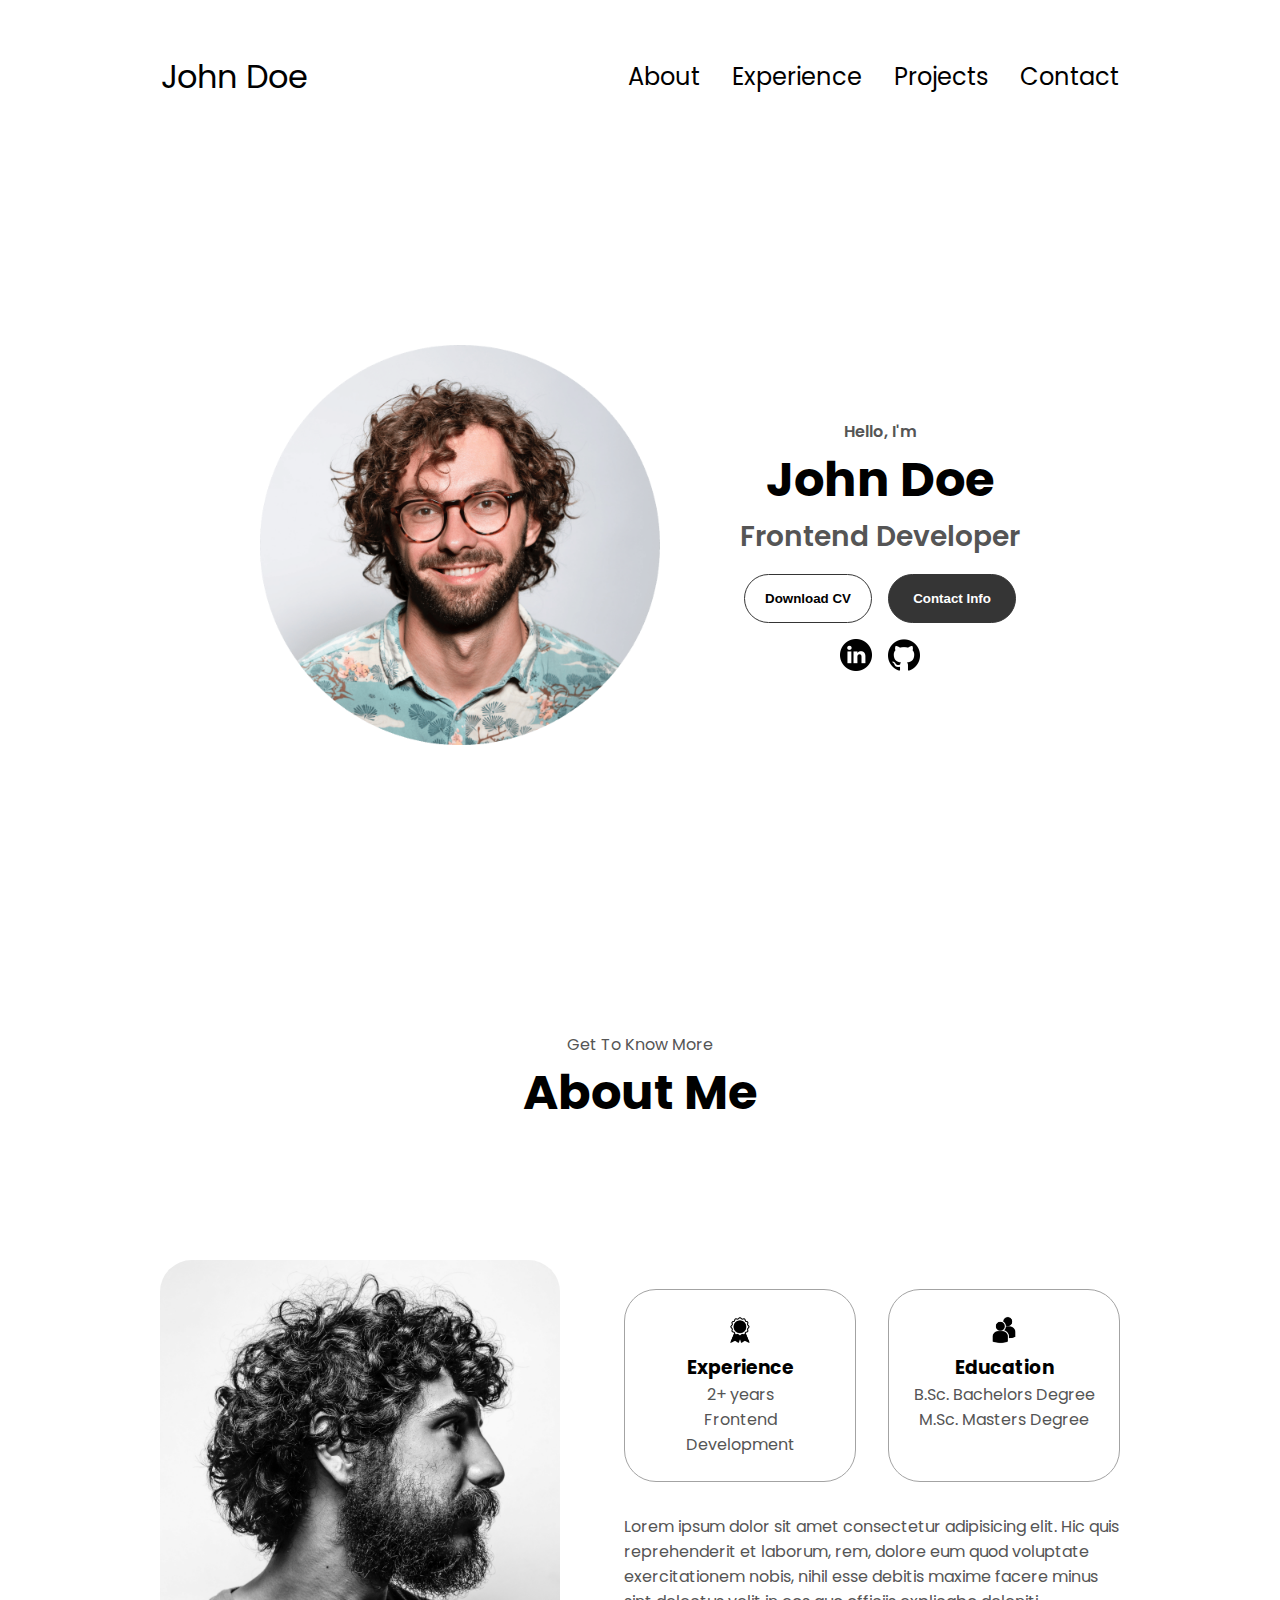
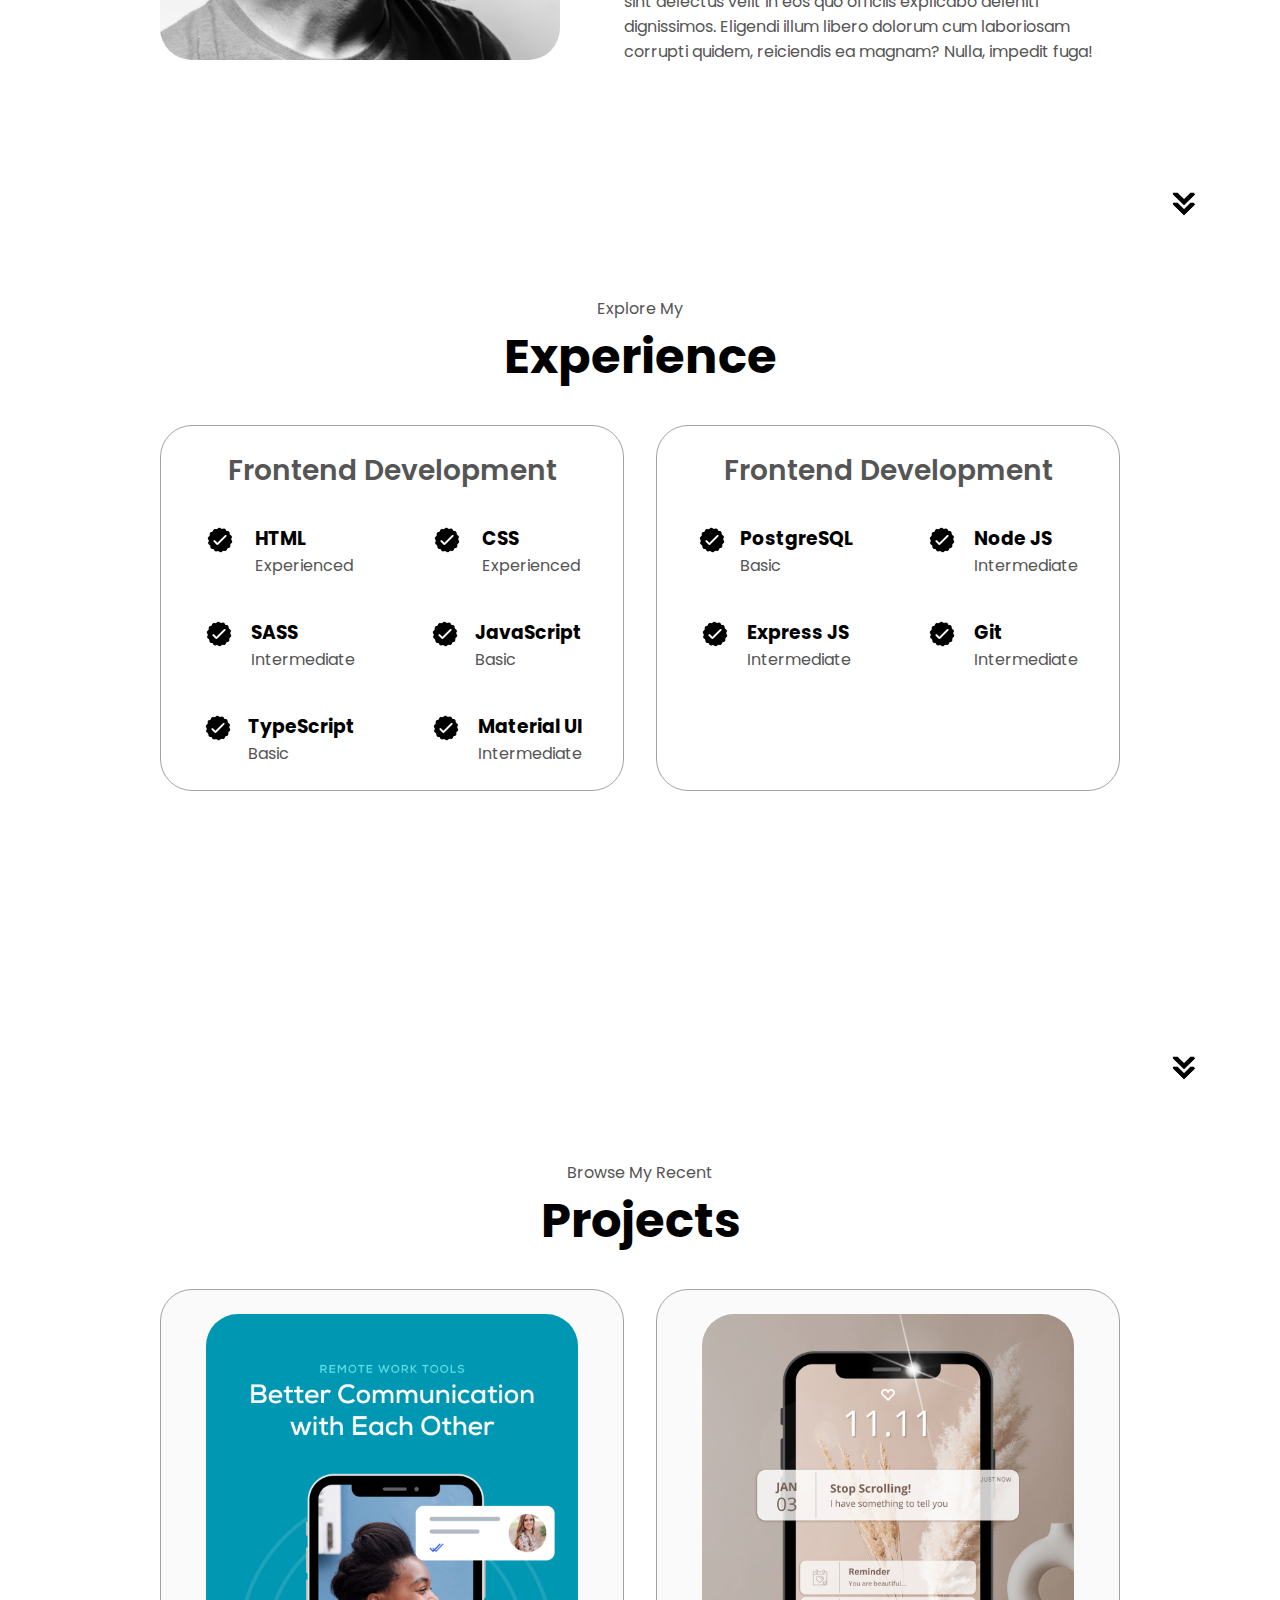
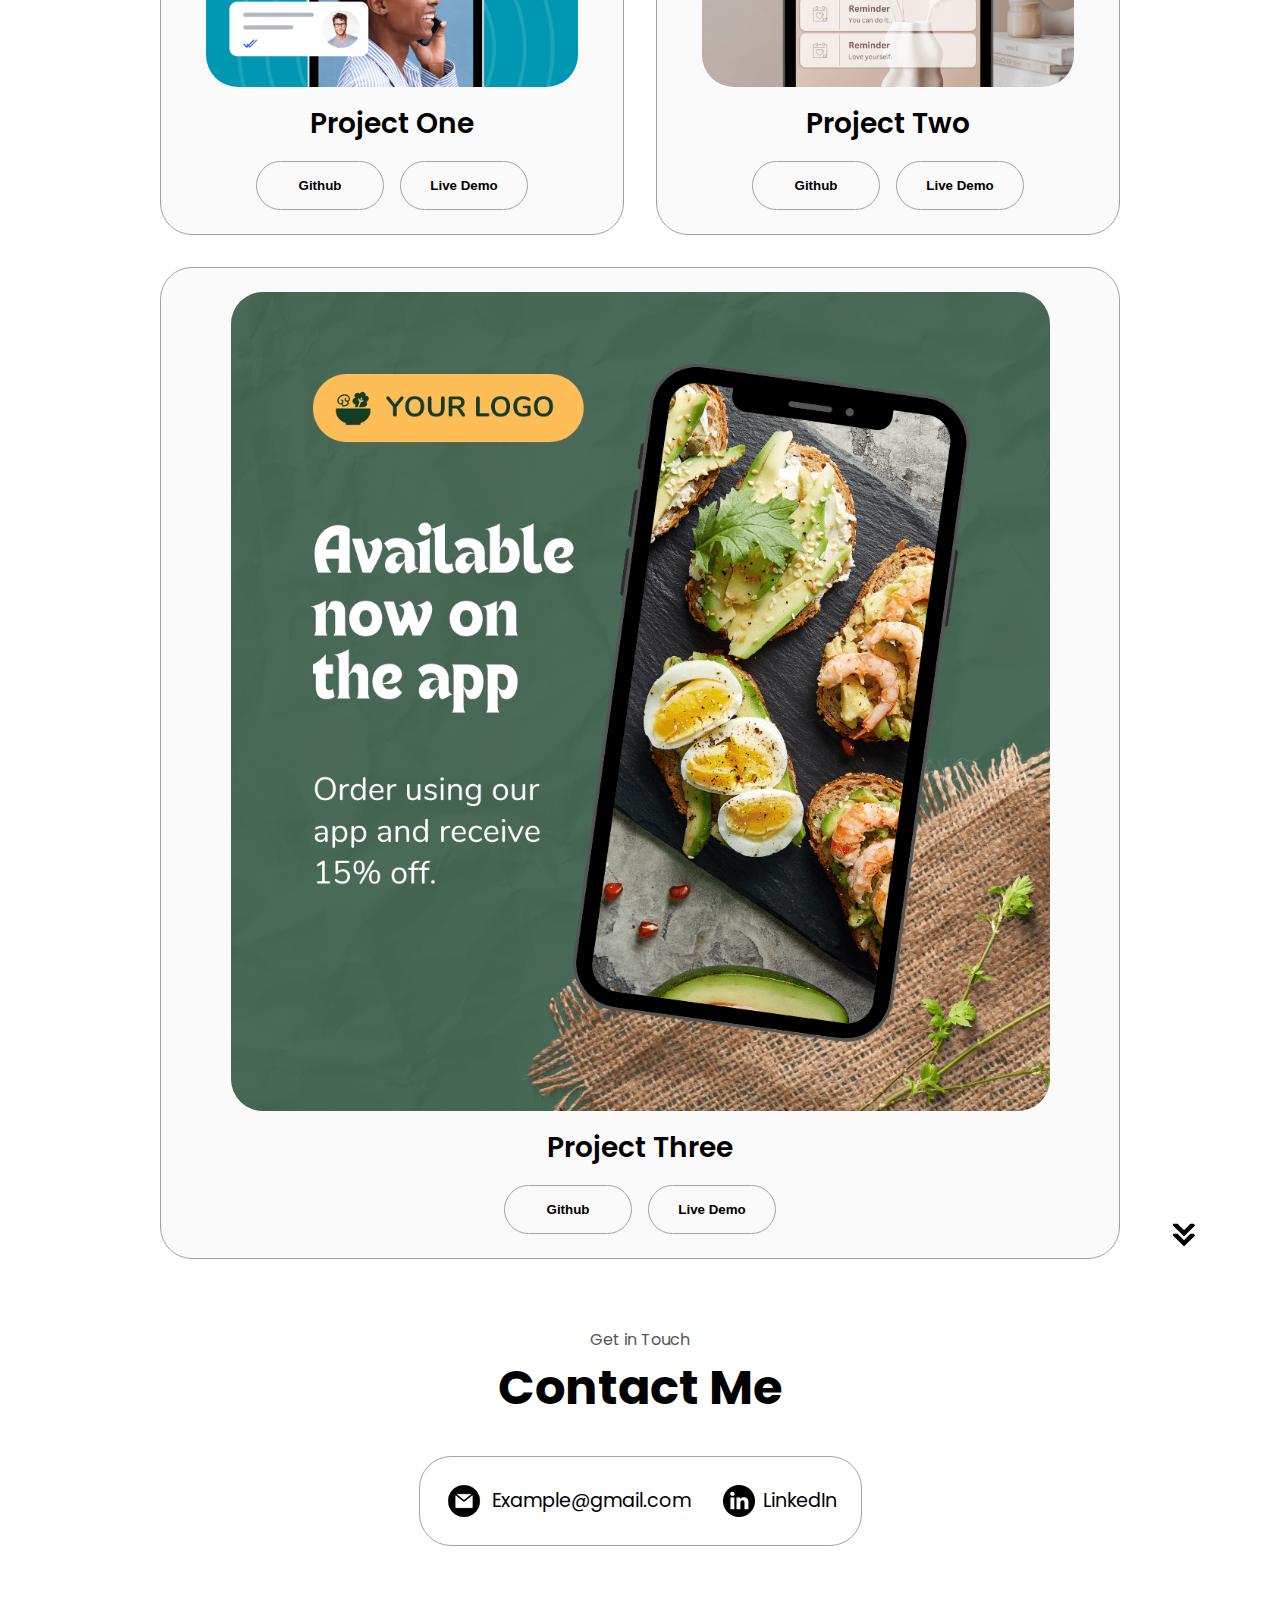
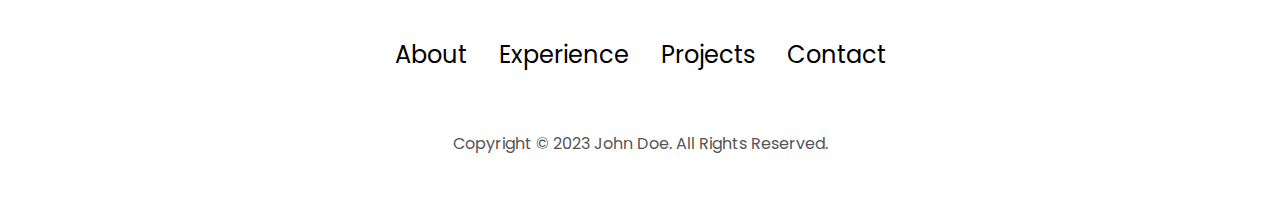
<file: index.html>
<!DOCTYPE html>
<html lang="en">
  <head>
    <meta charset="UTF-8" />
    <meta http-equiv="X-UA-Compatible" content="IE=edge" />
    <meta name="viewport" content="width=device-width, initial-scale=1.0" />
    <title>My Portfolio</title>
    <link rel="stylesheet" href="style.css" />
    <link rel="stylesheet" href="mediaqueries.css" />
  </head>
  <body>
    <nav id="desktop-nav">
      <div class="logo">John Doe</div>
      <div>
        <ul class="nav-links">
          <li><a href="#about">About</a></li>
          <li><a href="#experience">Experience</a></li>
          <li><a href="#projects">Projects</a></li>
          <li><a href="#contact">Contact</a></li>
        </ul>
      </div>
    </nav>
    <nav id="hamburger-nav">
      <div class="logo">John Doe</div>
      <div class="hamburger-menu">
        <div class="hamburger-icon" onclick="toggleMenu()">
          <span></span>
          <span></span>
          <span></span>
        </div>
        <div class="menu-links">
          <li><a href="#about" onclick="toggleMenu()">About</a></li>
          <li><a href="#experience" onclick="toggleMenu()">Experience</a></li>
          <li><a href="#projects" onclick="toggleMenu()">Projects</a></li>
          <li><a href="#contact" onclick="toggleMenu()">Contact</a></li>
        </div>
      </div>
    </nav>
    <section id="profile">
      <div class="section__pic-container">
        <img src="./assets/profile-pic.png" alt="John Doe profile picture" />
      </div>
      <div class="section__text">
        <p class="section__text__p1">Hello, I'm</p>
        <h1 class="title">John Doe</h1>
        <p class="section__text__p2">Frontend Developer</p>
        <div class="btn-container">
          <button
            class="btn btn-color-2"
            onclick="window.open('./assets/resume-example.pdf')"
          >
            Download CV
          </button>
          <button class="btn btn-color-1" onclick="location.href='./#contact'">
            Contact Info
          </button>
        </div>
        <div id="socials-container">
          <img
            src="./assets/linkedin.png"
            alt="My LinkedIn profile"
            class="icon"
            onclick="location.href='https://linkedin.com/'"
          />
          <img
            src="./assets/github.png"
            alt="My Github profile"
            class="icon"
            onclick="location.href='https://github.com/'"
          />
        </div>
      </div>
    </section>
    <section id="about">
      <p class="section__text__p1">Get To Know More</p>
      <h1 class="title">About Me</h1>
      <div class="section-container">
        <div class="section__pic-container">
          <img
            src="./assets/about-pic.png"
            alt="Profile picture"
            class="about-pic"
          />
        </div>
        <div class="about-details-container">
          <div class="about-containers">
            <div class="details-container">
              <img
                src="./assets/experience.png"
                alt="Experience icon"
                class="icon"
              />
              <h3>Experience</h3>
              <p>2+ years <br />Frontend Development</p>
            </div>
            <div class="details-container">
              <img
                src="./assets/education.png"
                alt="Education icon"
                class="icon"
              />
              <h3>Education</h3>
              <p>B.Sc. Bachelors Degree<br />M.Sc. Masters Degree</p>
            </div>
          </div>
          <div class="text-container">
            <p>
              Lorem ipsum dolor sit amet consectetur adipisicing elit. Hic quis
              reprehenderit et laborum, rem, dolore eum quod voluptate
              exercitationem nobis, nihil esse debitis maxime facere minus sint
              delectus velit in eos quo officiis explicabo deleniti dignissimos.
              Eligendi illum libero dolorum cum laboriosam corrupti quidem,
              reiciendis ea magnam? Nulla, impedit fuga!
            </p>
          </div>
        </div>
      </div>
      <img
        src="./assets/arrow.png"
        alt="Arrow icon"
        class="icon arrow"
        onclick="location.href='./#experience'"
      />
    </section>
    <section id="experience">
      <p class="section__text__p1">Explore My</p>
      <h1 class="title">Experience</h1>
      <div class="experience-details-container">
        <div class="about-containers">
          <div class="details-container">
            <h2 class="experience-sub-title">Frontend Development</h2>
            <div class="article-container">
              <article>
                <img
                  src="./assets/checkmark.png"
                  alt="Experience icon"
                  class="icon"
                />
                <div>
                  <h3>HTML</h3>
                  <p>Experienced</p>
                </div>
              </article>
              <article>
                <img
                  src="./assets/checkmark.png"
                  alt="Experience icon"
                  class="icon"
                />
                <div>
                  <h3>CSS</h3>
                  <p>Experienced</p>
                </div>
              </article>
              <article>
                <img
                  src="./assets/checkmark.png"
                  alt="Experience icon"
                  class="icon"
                />
                <div>
                  <h3>SASS</h3>
                  <p>Intermediate</p>
                </div>
              </article>
              <article>
                <img
                  src="./assets/checkmark.png"
                  alt="Experience icon"
                  class="icon"
                />
                <div>
                  <h3>JavaScript</h3>
                  <p>Basic</p>
                </div>
              </article>
              <article>
                <img
                  src="./assets/checkmark.png"
                  alt="Experience icon"
                  class="icon"
                />
                <div>
                  <h3>TypeScript</h3>
                  <p>Basic</p>
                </div>
              </article>
              <article>
                <img
                  src="./assets/checkmark.png"
                  alt="Experience icon"
                  class="icon"
                />
                <div>
                  <h3>Material UI</h3>
                  <p>Intermediate</p>
                </div>
              </article>
            </div>
          </div>
          <div class="details-container">
            <h2 class="experience-sub-title">Frontend Development</h2>
            <div class="article-container">
              <article>
                <img
                  src="./assets/checkmark.png"
                  alt="Experience icon"
                  class="icon"
                />
                <div>
                  <h3>PostgreSQL</h3>
                  <p>Basic</p>
                </div>
              </article>
              <article>
                <img
                  src="./assets/checkmark.png"
                  alt="Experience icon"
                  class="icon"
                />
                <div>
                  <h3>Node JS</h3>
                  <p>Intermediate</p>
                </div>
              </article>
              <article>
                <img
                  src="./assets/checkmark.png"
                  alt="Experience icon"
                  class="icon"
                />
                <div>
                  <h3>Express JS</h3>
                  <p>Intermediate</p>
                </div>
              </article>
              <article>
                <img
                  src="./assets/checkmark.png"
                  alt="Experience icon"
                  class="icon"
                />
                <div>
                  <h3>Git</h3>
                  <p>Intermediate</p>
                </div>
              </article>
            </div>
          </div>
        </div>
      </div>
      <img
        src="./assets/arrow.png"
        alt="Arrow icon"
        class="icon arrow"
        onclick="location.href='./#projects'"
      />
    </section>
    <section id="projects">
      <p class="section__text__p1">Browse My Recent</p>
      <h1 class="title">Projects</h1>
      <div class="experience-details-container">
        <div class="about-containers">
          <div class="details-container color-container">
            <div class="article-container">
              <img
                src="./assets/project-1.png"
                alt="Project 1"
                class="project-img"
              />
            </div>
            <h2 class="experience-sub-title project-title">Project One</h2>
            <div class="btn-container">
              <button
                class="btn btn-color-2 project-btn"
                onclick="location.href='https://github.com/'"
              >
                Github
              </button>
              <button
                class="btn btn-color-2 project-btn"
                onclick="location.href='https://github.com/'"
              >
                Live Demo
              </button>
            </div>
          </div>
          <div class="details-container color-container">
            <div class="article-container">
              <img
                src="./assets/project-2.png"
                alt="Project 2"
                class="project-img"
              />
            </div>
            <h2 class="experience-sub-title project-title">Project Two</h2>
            <div class="btn-container">
              <button
                class="btn btn-color-2 project-btn"
                onclick="location.href='https://github.com/'"
              >
                Github
              </button>
              <button
                class="btn btn-color-2 project-btn"
                onclick="location.href='https://github.com/'"
              >
                Live Demo
              </button>
            </div>
          </div>
          <div class="details-container color-container">
            <div class="article-container">
              <img
                src="./assets/project-3.png"
                alt="Project 3"
                class="project-img"
              />
            </div>
            <h2 class="experience-sub-title project-title">Project Three</h2>
            <div class="btn-container">
              <button
                class="btn btn-color-2 project-btn"
                onclick="location.href='https://github.com/'"
              >
                Github
              </button>
              <button
                class="btn btn-color-2 project-btn"
                onclick="location.href='https://github.com/'"
              >
                Live Demo
              </button>
            </div>
          </div>
        </div>
      </div>
      <img
        src="./assets/arrow.png"
        alt="Arrow icon"
        class="icon arrow"
        onclick="location.href='./#contact'"
      />
    </section>
    <section id="contact">
      <p class="section__text__p1">Get in Touch</p>
      <h1 class="title">Contact Me</h1>
      <div class="contact-info-upper-container">
        <div class="contact-info-container">
          <img
            src="./assets/email.png"
            alt="Email icon"
            class="icon contact-icon email-icon"
          />
          <p><a href="mailto:examplemail@gmail.com">Example@gmail.com</a></p>
        </div>
        <div class="contact-info-container">
          <img
            src="./assets/linkedin.png"
            alt="LinkedIn icon"
            class="icon contact-icon"
          />
          <p><a href="https://www.linkedin.com">LinkedIn</a></p>
        </div>
      </div>
    </section>
    <footer>
      <nav>
        <div class="nav-links-container">
          <ul class="nav-links">
            <li><a href="#about">About</a></li>
            <li><a href="#experience">Experience</a></li>
            <li><a href="#projects">Projects</a></li>
            <li><a href="#contact">Contact</a></li>
          </ul>
        </div>
      </nav>
      <p>Copyright &#169; 2023 John Doe. All Rights Reserved.</p>
    </footer>
    <script src="script.js"></script>
  </body>
</html>
</file>
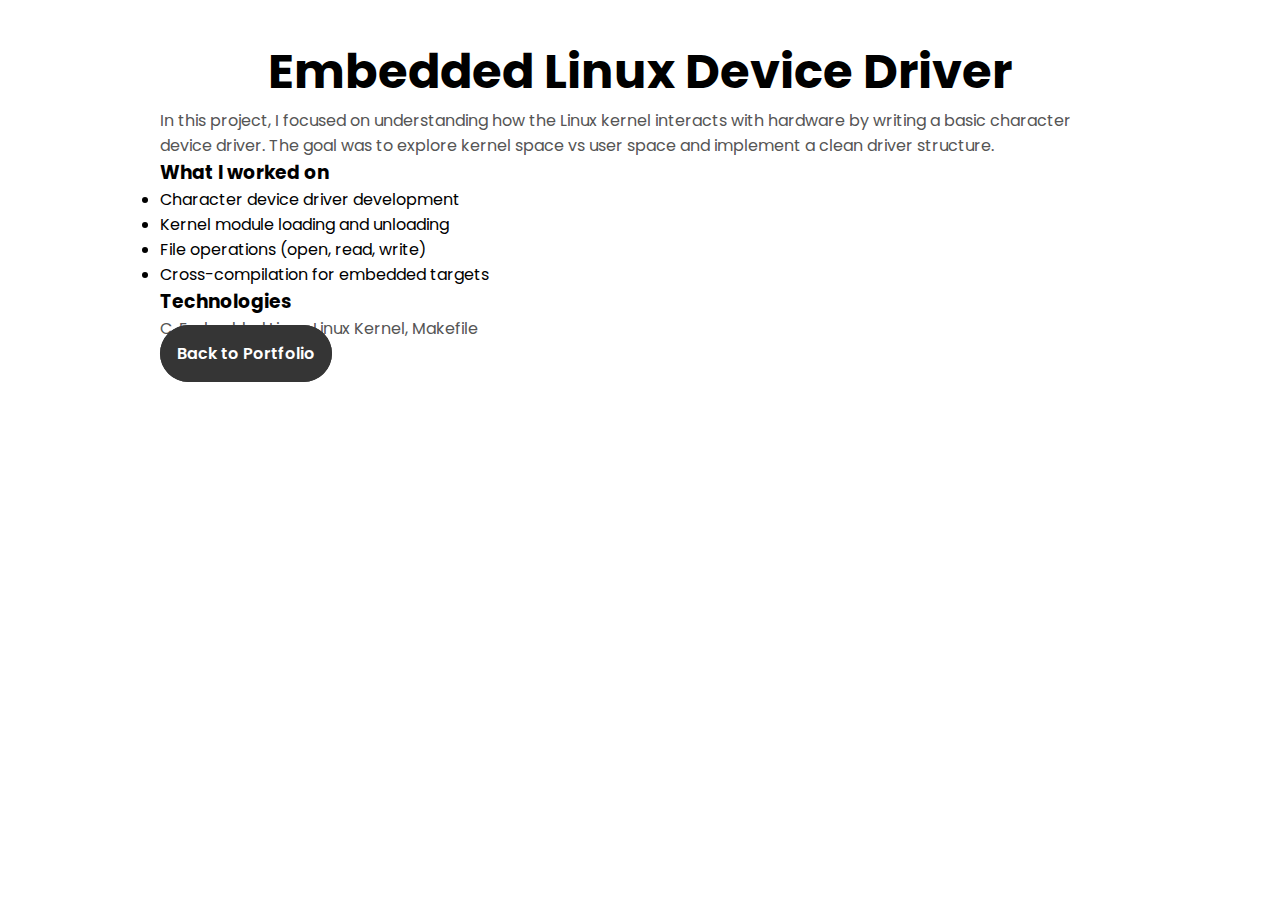
<file: project1.html>
<!DOCTYPE html>
<html lang="en">
<head>
  <meta charset="UTF-8" />
  <title>Embedded Linux Device Driver</title>
  <link rel="stylesheet" href="../style.css" />
</head>
<body>

  <section class="project-detail">
    <h1 class="title">Embedded Linux Device Driver</h1>

    <p class="project-detail-text">
      In this project, I focused on understanding how the Linux kernel interacts
      with hardware by writing a basic character device driver. The goal was to
      explore kernel space vs user space and implement a clean driver structure.
    </p>

    <h3>What I worked on</h3>
    <ul>
      <li>Character device driver development</li>
      <li>Kernel module loading and unloading</li>
      <li>File operations (open, read, write)</li>
      <li>Cross-compilation for embedded targets</li>
    </ul>

    <h3>Technologies</h3>
    <p>C, Embedded Linux, Linux Kernel, Makefile</p>

    <a href="../index.html" class="btn btn-color-1">Back to Portfolio</a>
  </section>

</body>
</html>
</file>
<file: style.css>
/* GENERAL */

@import url("https://fonts.googleapis.com/css2?family=Poppins:wght@300;400;500;600&display=swap");

* {
  margin: 0;
  padding: 0;
}

body {
  font-family: "Poppins", sans-serif;
}

html {
  scroll-behavior: smooth;
}

p {
  color: rgb(85, 85, 85);
}

/* TRANSITION */

a,
.btn {
  transition: all 300ms ease;
}

/* DESKTOP NAV */

nav,
.nav-links {
  display: flex;
}

nav {
  justify-content: space-around;
  align-items: center;
  height: 17vh;
}

.nav-links {
  gap: 2rem;
  list-style: none;
  font-size: 1.5rem;
}

a {
  color: black;
  text-decoration: none;
  text-decoration-color: white;
}

a:hover {
  color: grey;
  text-decoration: underline;
  text-underline-offset: 1rem;
  text-decoration-color: rgb(181, 181, 181);
}

.logo {
  font-size: 2rem;
}

.logo:hover {
  cursor: default;
}

/* HAMBURGER MENU */

#hamburger-nav {
  display: none;
}

.hamburger-menu {
  position: relative;
  display: inline-block;
}

.hamburger-icon {
  display: flex;
  flex-direction: column;
  justify-content: space-between;
  height: 24px;
  width: 30px;
  cursor: pointer;
}

.hamburger-icon span {
  width: 100%;
  height: 2px;
  background-color: black;
  transition: all 0.3 ease-in-out;
}

.menu-links {
  position: absolute;
  top: 100%;
  right: 0;
  background-color: white;
  width: fit-content;
  max-height: 0;
  overflow: hidden;
  transition: all 0.3 ease-in-out;
}

.menu-links a {
  display: block;
  padding: 10px;
  text-align: center;
  font-size: 1.5rem;
  color: black;
  text-decoration: none;
  transition: all 0.3 ease-in-out;
}

.menu-links li {
  list-style: none;
}

.menu-links.open {
  max-height: 300px;
}

.hamburger-icon.open span:first-child {
  transform: rotate(45deg) translate(10px, 5px);
}

.hamburger-icon.open span:nth-child(2) {
  opacity: 0;
}

.hamburger-icon.open span:last-child {
  transform: rotate(-45deg) translate(10px, -5px);
}

.hamburger-icon span:first-child {
  transform: none;
}

.hamburger-icon span:first-child {
  opacity: 1;
}

.hamburger-icon span:first-child {
  transform: none;
}

/* SECTIONS */

section {
  padding-top: 4vh;
  height: 96vh;
  margin: 0 10rem;
  box-sizing: border-box;
  min-height: fit-content;
}

.section-container {
  display: flex;
}

/* PROFILE SECTION */

#profile {
  display: flex;
  justify-content: center;
  gap: 5rem;
  height: 80vh;
}

.section__pic-container {
  display: flex;
  height: 400px;
  width: 400px;
  margin: auto 0;
}

.section__text {
  align-self: center;
  text-align: center;
}

.section__text p {
  font-weight: 600;
}

.section__text__p1 {
  text-align: center;
}

.section__text__p2 {
  font-size: 1.75rem;
  margin-bottom: 1rem;
}

.title {
  font-size: 3rem;
  text-align: center;
}

#socials-container {
  display: flex;
  justify-content: center;
  margin-top: 1rem;
  gap: 1rem;
}

/* ICONS */

.icon {
  cursor: pointer;
  height: 2rem;
}

/* BUTTONS */

.btn-container {
  display: flex;
  justify-content: center;
  gap: 1rem;
}

.btn {
  font-weight: 600;
  transition: all 300ms ease;
  padding: 1rem;
  width: 8rem;
  border-radius: 2rem;
}

.btn-color-1,
.btn-color-2 {
  border: rgb(53, 53, 53) 0.1rem solid;
}

.btn-color-1:hover,
.btn-color-2:hover {
  cursor: pointer;
}

.btn-color-1,
.btn-color-2:hover {
  background: rgb(53, 53, 53);
  color: white;
}

.btn-color-1:hover {
  background: rgb(0, 0, 0);
}

.btn-color-2 {
  background: none;
}

.btn-color-2:hover {
  border: rgb(255, 255, 255) 0.1rem solid;
}

.btn-container {
  gap: 1rem;
}

/* ABOUT SECTION */

#about {
  position: relative;
}

.about-containers {
  gap: 2rem;
  margin-bottom: 2rem;
  margin-top: 2rem;
}

.about-details-container {
  justify-content: center;
  flex-direction: column;
}

.about-containers,
.about-details-container {
  display: flex;
}

.about-pic {
  border-radius: 2rem;
}

.arrow {
  position: absolute;
  right: -5rem;
  bottom: 2.5rem;
}

.details-container {
  padding: 1.5rem;
  flex: 1;
  background: white;
  border-radius: 2rem;
  border: rgb(53, 53, 53) 0.1rem solid;
  border-color: rgb(163, 163, 163);
  text-align: center;
}

.section-container {
  gap: 4rem;
  height: 80%;
}

.section__pic-container {
  height: 400px;
  width: 400px;
  margin: auto 0;
}

/* EXPERIENCE SECTION */

#experience {
  position: relative;
}

.experience-sub-title {
  color: rgb(85, 85, 85);
  font-weight: 600;
  font-size: 1.75rem;
  margin-bottom: 2rem;
}

.experience-details-container {
  display: flex;
  justify-content: center;
  flex-direction: column;
}

.article-container {
  display: flex;
  text-align: initial;
  flex-wrap: wrap;
  flex-direction: row;
  gap: 2.5rem;
  justify-content: space-around;
}

article {
  display: flex;
  width: 10rem;
  justify-content: space-around;
  gap: 0.5rem;
}

article .icon {
  cursor: default;
}

/* PROJECTS SECTION */

#projects {
  position: relative;
}

.color-container {
  border-color: rgb(163, 163, 163);
  background: rgb(250, 250, 250);
}

.project-img {
  border-radius: 2rem;
  width: 90%;
  height: 90%;
}

.project-title {
  margin: 1rem;
  color: black;
}

.project-btn {
  color: black;
  border-color: rgb(163, 163, 163);
}

/* CONTACT */

#contact {
  display: flex;
  justify-content: center;
  flex-direction: column;
  height: 70vh;
}

.contact-info-upper-container {
  display: flex;
  justify-content: center;
  border-radius: 2rem;
  border: rgb(53, 53, 53) 0.1rem solid;
  border-color: rgb(163, 163, 163);
  background: (250, 250, 250);
  margin: 2rem auto;
  padding: 0.5rem;
}

.contact-info-container {
  display: flex;
  align-items: center;
  justify-content: center;
  gap: 0.5rem;
  margin: 1rem;
}

.contact-info-container p {
  font-size: larger;
}

.contact-icon {
  cursor: default;
}

.email-icon {
  height: 2.5rem;
}

/* FOOTER SECTION */

footer {
  height: 26vh;
  margin: 0 1rem;
}

footer p {
  text-align: center;
}
</file>
<file: mediaqueries.css>
@media screen and (max-width: 1400px) {
  #profile {
    height: 83vh;
    margin-bottom: 6rem;
  }
  .about-containers {
    flex-wrap: wrap;
  }
  #contact,
  #projects {
    height: fit-content;
  }
}

@media screen and (max-width: 1200px) {
  #desktop-nav {
    display: none;
  }
  #hamburger-nav {
    display: flex;
  }
  #experience,
  .experience-details-container {
    margin-top: 2rem;
  }
  #profile,
  .section-container {
    display: block;
  }
  .arrow {
    display: none;
  }
  section,
  .section-container {
    height: fit-content;
  }
  section {
    margin: 0 5%;
  }
  .section__pic-container {
    width: 275px;
    height: 275px;
    margin: 0 auto 2rem;
  }
  .about-containers {
    margin-top: 0;
  }
}

@media screen and (max-width: 600px) {
  #contact,
  footer {
    height: 40vh;
  }
  #profile {
    height: 83vh;
    margin-bottom: 0;
  }
  article {
    font-size: 1rem;
  }
  footer nav {
    height: fit-content;
    margin-bottom: 2rem;
  }
  .about-containers,
  .contact-info-upper-container,
  .btn-container {
    flex-wrap: wrap;
  }
  .contact-info-container {
    margin: 0;
  }
  .contact-info-container p,
  .nav-links li a {
    font-size: 1rem;
  }
  .experience-sub-title {
    font-size: 1.25rem;
  }
  .logo {
    font-size: 1.5rem;
  }
  .nav-links {
    flex-direction: column;
    gap: 0.5rem;
    text-align: center;
  }
  .section__pic-container {
    width: auto;
    height: 46vw;
    justify-content: center;
  }
  .section__text__p2 {
    font-size: 1.25rem;
  }
  .title {
    font-size: 2rem;
  }
  .text-container {
    text-align: justify;
  }
}
</file>
